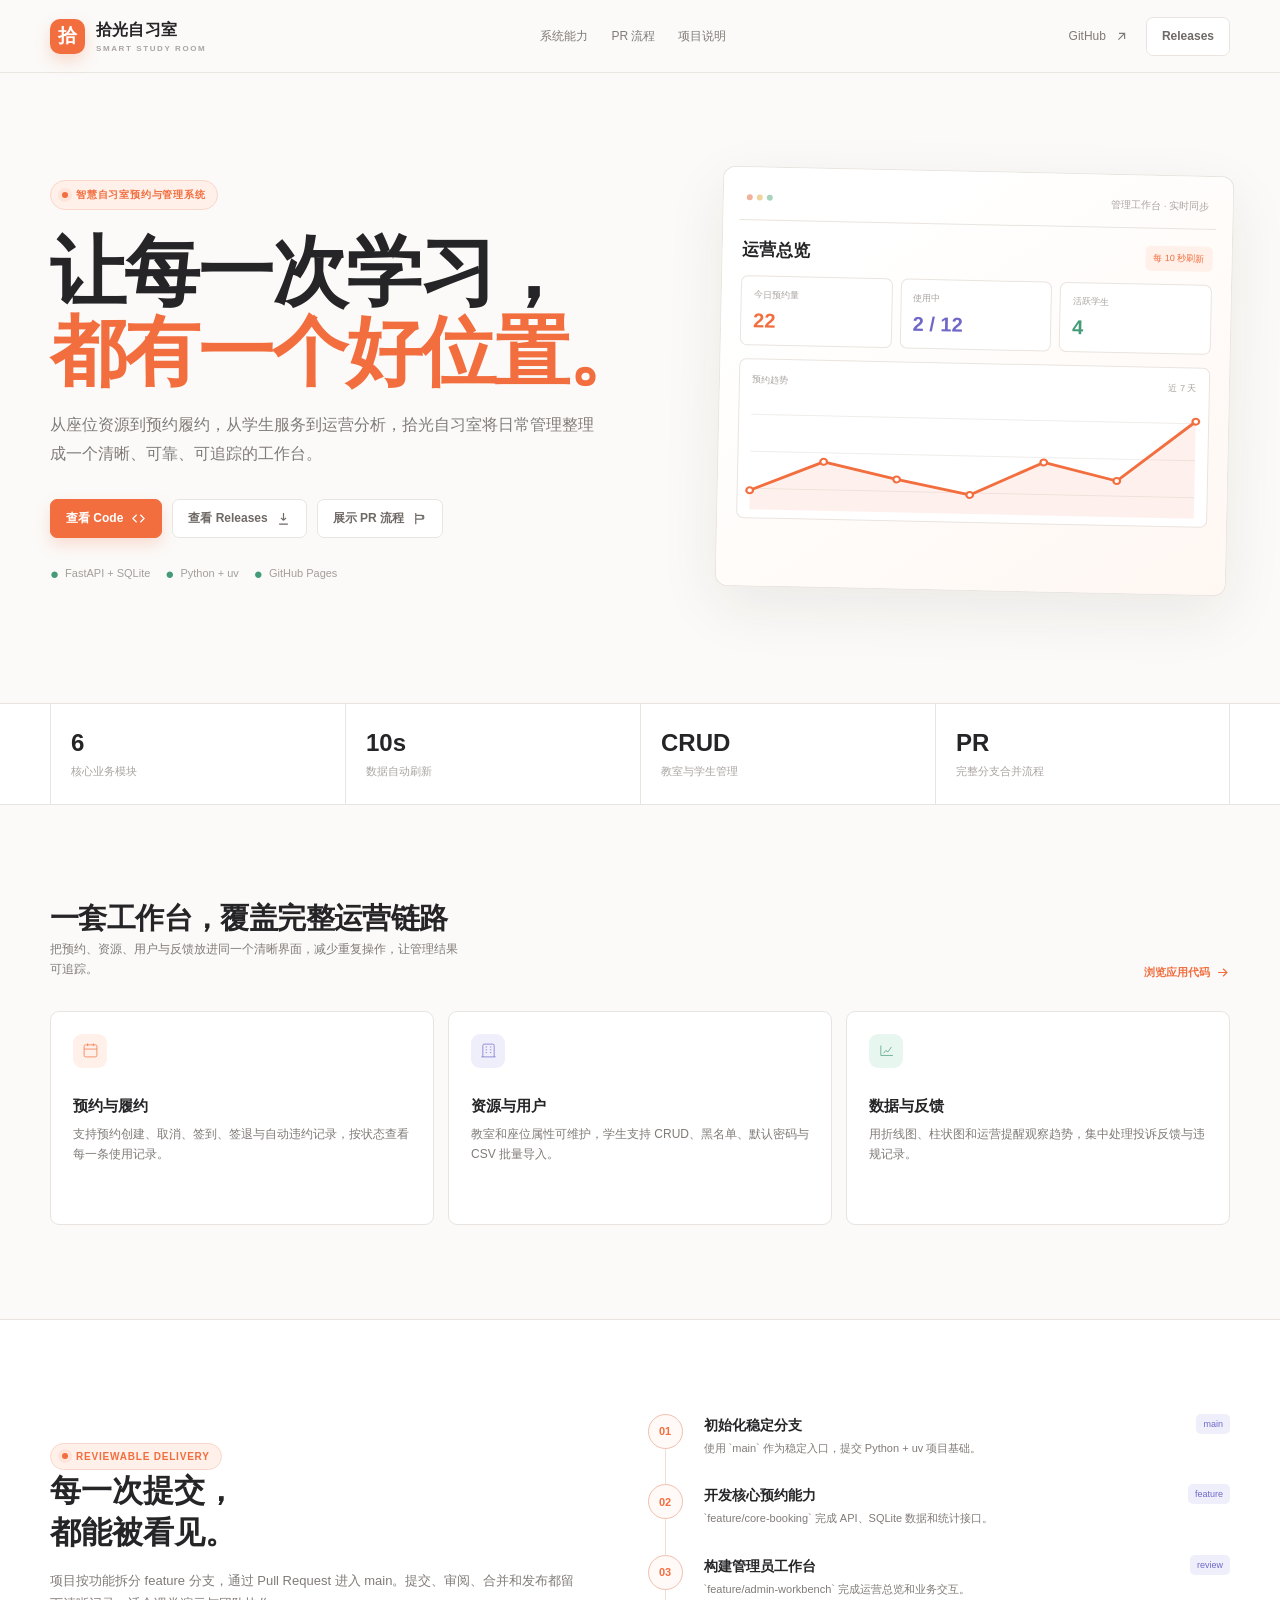
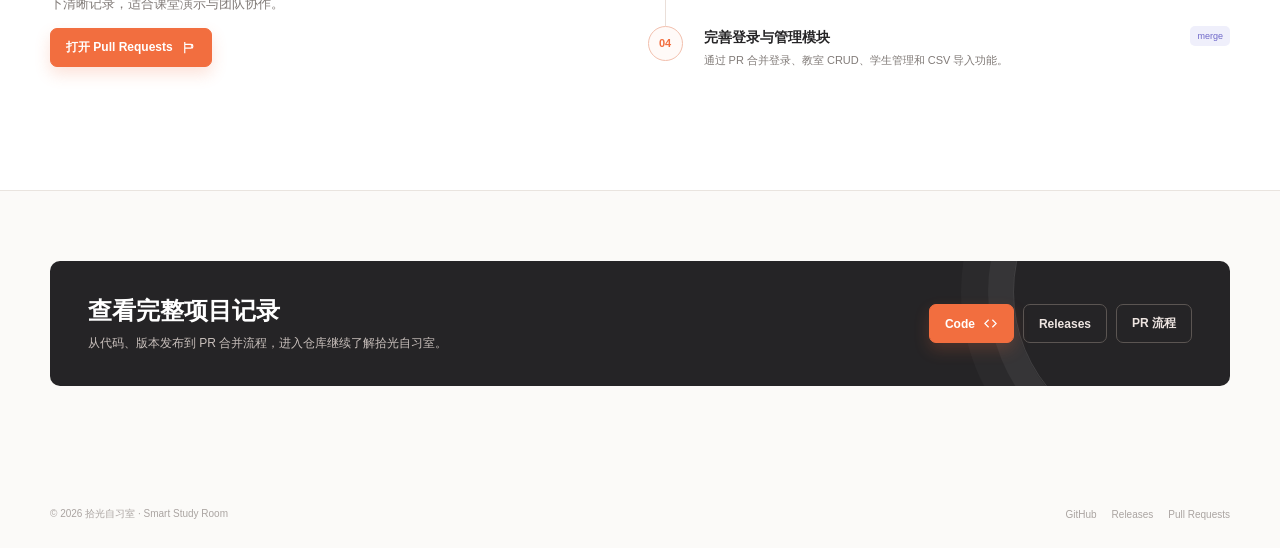
<file: index.html>
<!doctype html>
<html lang="zh-CN">
<head>
  <meta charset="UTF-8">
  <meta name="viewport" content="width=device-width, initial-scale=1.0">
  <meta name="description" content="拾光自习室智慧预约与管理系统项目主页">
  <title>拾光自习室 · 项目主页</title>
  <style>
    :root {
      --ink: #252426;
      --muted: #817b78;
      --paper: #fbfaf8;
      --surface: #ffffff;
      --line: #e9e4df;
      --orange: #f26e3f;
      --orange-dark: #d9582e;
      --orange-soft: #fff0e9;
      --purple: #6f68c9;
      --purple-soft: #efeffb;
      --green: #439b78;
      --green-soft: #e8f6f0;
      --shadow: 0 20px 60px rgba(56, 36, 27, .08);
    }
    * { box-sizing: border-box; }
    html { scroll-behavior: smooth; }
    body { margin: 0; color: var(--ink); background: var(--paper); font-family: "DM Sans", "Noto Sans SC", "Microsoft YaHei", sans-serif; }
    a { color: inherit; text-decoration: none; }
    button { font: inherit; }
    .site-header { position: sticky; top: 0; z-index: 10; border-bottom: 1px solid rgba(233, 228, 223, .88); background: rgba(251, 250, 248, .9); backdrop-filter: blur(14px); }
    .nav { width: min(1180px, calc(100% - 48px)); height: 72px; margin: auto; display: flex; align-items: center; justify-content: space-between; }
    .brand { display: flex; align-items: center; gap: 11px; font-weight: 700; letter-spacing: .2px; }
    .brand-mark { width: 35px; height: 35px; display: grid; place-items: center; border-radius: 10px; color: #fff; background: var(--orange); box-shadow: 0 7px 16px rgba(242, 110, 63, .23); font-size: 19px; }
    .brand small { display: block; color: #aaa4a1; font-size: 8px; letter-spacing: 1.6px; margin-top: 3px; }
    .nav-links { display: flex; gap: 23px; align-items: center; color: var(--muted); font-size: 12px; }
    .nav-links a:hover { color: var(--orange); }
    .nav-cta { display: flex; align-items: center; gap: 9px; }
    .icon-link, .outline-btn, .solid-btn { display: inline-flex; align-items: center; justify-content: center; gap: 8px; border-radius: 7px; transition: transform .2s, border-color .2s, background .2s; }
    .icon-link { color: var(--muted); padding: 8px; font-size: 12px; }
    .icon-link:hover { color: var(--orange); }
    .outline-btn, .solid-btn { min-height: 39px; padding: 0 15px; font-size: 12px; font-weight: 700; }
    .outline-btn { border: 1px solid var(--line); background: var(--surface); color: #6f6966; }
    .outline-btn:hover { border-color: #e0a08a; color: var(--orange); transform: translateY(-2px); }
    .solid-btn { border: 1px solid var(--orange); background: var(--orange); color: #fff; box-shadow: 0 7px 16px rgba(242, 110, 63, .2); }
    .solid-btn:hover { background: var(--orange-dark); transform: translateY(-2px); }
    .outline-btn svg, .solid-btn svg, .icon-link svg, .section-link svg { width: 15px; height: 15px; stroke-width: 1.9; }
    .hero { width: min(1180px, calc(100% - 48px)); margin: auto; min-height: 630px; display: grid; grid-template-columns: minmax(0, 1.08fr) minmax(360px, .92fr); align-items: center; gap: 70px; padding: 72px 0 86px; }
    .eyebrow { display: inline-flex; align-items: center; gap: 8px; color: var(--orange); background: var(--orange-soft); border: 1px solid #f7d7ca; border-radius: 99px; padding: 7px 11px; font-size: 10px; font-weight: 700; letter-spacing: .8px; }
    .eyebrow i { width: 6px; height: 6px; border-radius: 50%; background: var(--orange); box-shadow: 0 0 0 4px #f26e3f18; }
    h1 { max-width: 680px; margin: 22px 0 18px; font-size: clamp(42px, 6vw, 76px); line-height: 1.05; letter-spacing: -2px; }
    .hero-copy { max-width: 555px; color: var(--muted); font-size: 16px; line-height: 1.85; }
    .hero-actions { display: flex; flex-wrap: wrap; gap: 10px; margin-top: 30px; }
    .hero-meta { display: flex; flex-wrap: wrap; gap: 15px; margin-top: 27px; color: #a59e9a; font-size: 11px; }
    .hero-meta span { display: inline-flex; align-items: center; gap: 6px; }
    .hero-meta b { color: var(--green); font-size: 15px; }
    .dashboard-frame { position: relative; min-height: 420px; padding: 16px; border: 1px solid var(--line); border-radius: 12px; background: #fff; box-shadow: var(--shadow); transform: rotate(1.2deg); }
    .dashboard-frame:before { content: ""; position: absolute; inset: 0; border-radius: inherit; background: linear-gradient(145deg, #fff 20%, #fff7f2); pointer-events: none; }
    .dashboard-bar, .dash-content { position: relative; z-index: 1; }
    .dashboard-bar { display: flex; justify-content: space-between; align-items: center; padding: 7px 7px 15px; border-bottom: 1px solid var(--line); color: #aaa4a1; font-size: 10px; }
    .dashboard-dots { display: flex; gap: 4px; }.dashboard-dots i { width: 6px; height: 6px; border-radius: 50%; background: #efb29c; }.dashboard-dots i:nth-child(2) { background: #efd49e; }.dashboard-dots i:nth-child(3) { background: #a8d3bd; }
    .dash-content { display: grid; gap: 13px; padding: 17px 3px 3px; }
    .dash-title { display: flex; justify-content: space-between; align-items: center; }.dash-title strong { font-size: 17px; }.dash-title span { color: var(--orange); background: var(--orange-soft); padding: 6px 8px; border-radius: 5px; font-size: 9px; }
    .mini-stats { display: grid; grid-template-columns: repeat(3, 1fr); gap: 8px; }.mini-stat { padding: 12px; border: 1px solid var(--line); border-radius: 7px; background: #fff; }.mini-stat small { display: block; color: #aaa4a1; font-size: 9px; }.mini-stat b { display: block; margin-top: 8px; font-size: 20px; }.mini-stat b.orange { color: var(--orange); }.mini-stat b.purple { color: var(--purple); }.mini-stat b.green { color: var(--green); }
    .mini-chart { height: 160px; border: 1px solid var(--line); border-radius: 7px; padding: 14px 12px 9px; background: #fff; }.mini-chart-head { display: flex; justify-content: space-between; color: #aaa4a1; font-size: 9px; }.mini-chart svg { width: 100%; height: 115px; margin-top: 8px; overflow: visible; }.mini-grid { stroke: #f0edea; stroke-width: 1; }.mini-line { fill: none; stroke: var(--orange); stroke-width: 2.8; stroke-linecap: round; stroke-linejoin: round; }.mini-area { fill: #f26e3f18; }.mini-dot { fill: #fff; stroke: var(--orange); stroke-width: 2; }
    .stats-band { border-top: 1px solid var(--line); border-bottom: 1px solid var(--line); background: #fff; }.stats-inner { width: min(1180px, calc(100% - 48px)); margin: auto; display: grid; grid-template-columns: repeat(4, 1fr); }.stat { padding: 25px 20px; border-left: 1px solid var(--line); }.stat:last-child { border-right: 1px solid var(--line); }.stat b { display: block; font-size: 24px; }.stat span { display: block; color: #aaa4a1; margin-top: 7px; font-size: 11px; }
    .section { width: min(1180px, calc(100% - 48px)); margin: auto; padding: 94px 0; }.section-heading { display: flex; justify-content: space-between; align-items: end; margin-bottom: 31px; }.section-heading h2 { margin: 0; font-size: 29px; letter-spacing: -.6px; }.section-heading p { max-width: 410px; margin: 0; color: var(--muted); font-size: 12px; line-height: 1.7; }.section-link { display: inline-flex; align-items: center; gap: 5px; color: var(--orange); font-size: 11px; font-weight: 700; white-space: nowrap; }
    .feature-grid { display: grid; grid-template-columns: repeat(3, 1fr); gap: 14px; }.feature { min-height: 214px; padding: 22px; border: 1px solid var(--line); border-radius: 9px; background: #fff; }.feature:hover { border-color: #f0b29d; box-shadow: 0 10px 26px rgba(56, 36, 27, .05); }.feature-icon { width: 34px; height: 34px; display: grid; place-items: center; border-radius: 9px; margin-bottom: 29px; }.feature-icon svg { width: 17px; }.feature:nth-child(1) .feature-icon { color: var(--orange); background: var(--orange-soft); }.feature:nth-child(2) .feature-icon { color: var(--purple); background: var(--purple-soft); }.feature:nth-child(3) .feature-icon { color: var(--green); background: var(--green-soft); }.feature h3 { margin: 0 0 8px; font-size: 15px; }.feature p { margin: 0; color: var(--muted); font-size: 12px; line-height: 1.7; }
    .process-section { background: #fff; border-top: 1px solid var(--line); border-bottom: 1px solid var(--line); }.process-grid { display: grid; grid-template-columns: 1fr 1.1fr; gap: 68px; align-items: center; }.process-copy h2 { margin: 0 0 15px; font-size: 31px; }.process-copy p { color: var(--muted); font-size: 13px; line-height: 1.8; }.process-list { display: grid; gap: 0; }.process-step { position: relative; display: grid; grid-template-columns: 42px 1fr auto; gap: 14px; align-items: start; padding: 0 0 27px; }.process-step:not(:last-child):before { content: ""; position: absolute; left: 17px; top: 34px; bottom: 0; width: 1px; background: #eadfd9; }.step-number { position: relative; z-index: 1; width: 35px; height: 35px; display: grid; place-items: center; border: 1px solid #f2c0ae; border-radius: 50%; color: var(--orange); background: #fffaf8; font-size: 11px; font-weight: 700; }.process-step h3 { margin: 3px 0 5px; font-size: 14px; }.process-step p { margin: 0; color: var(--muted); font-size: 11px; line-height: 1.6; }.step-tag { color: var(--purple); background: var(--purple-soft); border-radius: 5px; padding: 5px 7px; font-size: 9px; white-space: nowrap; }
    .cta { padding-top: 70px; }.cta-card { display: flex; justify-content: space-between; gap: 28px; align-items: center; padding: 34px 38px; border-radius: 10px; background: var(--ink); color: #fff; overflow: hidden; position: relative; }.cta-card:after { content: ""; position: absolute; width: 300px; height: 300px; right: -85px; top: -120px; border: 1px solid #ffffff20; border-radius: 50%; box-shadow: 0 0 0 25px #ffffff0d, 0 0 0 52px #ffffff07; }.cta-card h2 { position: relative; z-index: 1; margin: 0 0 8px; font-size: 24px; }.cta-card p { position: relative; z-index: 1; margin: 0; color: #c9c0bc; font-size: 12px; }.cta-actions { position: relative; z-index: 1; display: flex; gap: 9px; flex-wrap: wrap; }.cta-actions .outline-btn { border-color: #5b5552; background: transparent; color: #eee5e1; }.cta-actions .outline-btn:hover { border-color: #f2a88f; color: #fff; }
    footer { width: min(1180px, calc(100% - 48px)); margin: auto; display: flex; justify-content: space-between; align-items: center; padding: 27px 0; color: #aaa4a1; font-size: 10px; }.footer-links { display: flex; gap: 15px; }.footer-links a:hover { color: var(--orange); }
    @media (max-width: 850px) { .nav-links { display: none; }.hero { grid-template-columns: 1fr; gap: 35px; padding-top: 55px; }.dashboard-frame { max-width: 600px; width: 100%; transform: none; }.process-grid { grid-template-columns: 1fr; gap: 35px; }.feature-grid { grid-template-columns: 1fr; }.feature { min-height: auto; }.cta-card { display: block; }.cta-actions { margin-top: 20px; }.stats-inner { grid-template-columns: repeat(2, 1fr); }.stat:nth-child(3) { border-left: 1px solid var(--line); border-top: 1px solid var(--line); }.stat:nth-child(4) { border-top: 1px solid var(--line); } }
    @media (max-width: 560px) { .nav, .hero, .section, .stats-inner, footer { width: min(100% - 30px, 1180px); }.nav { height: 64px; }.nav-cta .outline-btn { display: none; }.hero { min-height: auto; padding: 50px 0 65px; }.hero-copy { font-size: 14px; }.hero-actions { display: grid; grid-template-columns: 1fr; }.hero-actions a { width: 100%; }.mini-stats { gap: 5px; }.mini-stat { padding: 9px; }.mini-stat b { font-size: 17px; }.section { padding: 68px 0; }.section-heading { display: block; }.section-heading p { margin-top: 12px; }.section-link { margin-top: 15px; }.process-step { grid-template-columns: 38px 1fr; }.step-tag { grid-column: 2; width: fit-content; }.cta-card { padding: 27px 23px; }.cta-actions { display: grid; }.cta-actions a { width: 100%; }.footer-links { gap: 9px; } }
  </style>
</head>
<body>
  <header class="site-header">
    <nav class="nav" aria-label="项目导航">
      <a class="brand" href="#top"><span class="brand-mark">拾</span><span>拾光自习室<small>SMART STUDY ROOM</small></span></a>
      <div class="nav-links"><a href="#features">系统能力</a><a href="#process">PR 流程</a><a href="#about">项目说明</a></div>
      <div class="nav-cta"><a class="icon-link" href="https://github.com/sueenthear/smart-study-room-booking-dingshao-crushes-astra" target="_blank" rel="noreferrer">GitHub <svg viewBox="0 0 24 24" fill="none" stroke="currentColor"><path d="M7 17 17 7M8 7h9v9"/></svg></a><a class="outline-btn" href="https://github.com/sueenthear/smart-study-room-booking-dingshao-crushes-astra/releases" target="_blank" rel="noreferrer">Releases</a></div>
    </nav>
  </header>

  <main id="top">
    <section class="hero">
      <div>
        <span class="eyebrow"><i></i>智慧自习室预约与管理系统</span>
        <h1>让每一次学习，<br><span style="color:var(--orange)">都有一个好位置。</span></h1>
        <p class="hero-copy">从座位资源到预约履约，从学生服务到运营分析，拾光自习室将日常管理整理成一个清晰、可靠、可追踪的工作台。</p>
        <div class="hero-actions">
          <a class="solid-btn" href="https://github.com/sueenthear/smart-study-room-booking-dingshao-crushes-astra" target="_blank" rel="noreferrer">查看 Code <svg viewBox="0 0 24 24" fill="none" stroke="currentColor"><path d="M9 18 3 12l6-6M15 6l6 6-6 6"/></svg></a>
          <a class="outline-btn" href="https://github.com/sueenthear/smart-study-room-booking-dingshao-crushes-astra/releases" target="_blank" rel="noreferrer">查看 Releases <svg viewBox="0 0 24 24" fill="none" stroke="currentColor"><path d="M12 3v12m0 0 4-4m-4 4-4-4M5 21h14"/></svg></a>
          <a class="outline-btn" href="https://github.com/sueenthear/smart-study-room-booking-dingshao-crushes-astra/pulls" target="_blank" rel="noreferrer">展示 PR 流程 <svg viewBox="0 0 24 24" fill="none" stroke="currentColor"><path d="M6 3v18M6 7h10a3 3 0 0 1 0 6H6m10-3 3-3m-3 3 3 3"/></svg></a>
        </div>
        <div class="hero-meta"><span><b>●</b> FastAPI + SQLite</span><span><b>●</b> Python + uv</span><span><b>●</b> GitHub Pages</span></div>
      </div>
      <div class="dashboard-frame" aria-label="管理工作台预览">
        <div class="dashboard-bar"><span class="dashboard-dots"><i></i><i></i><i></i></span><span>管理工作台 · 实时同步</span></div>
        <div class="dash-content"><div class="dash-title"><strong>运营总览</strong><span>每 10 秒刷新</span></div><div class="mini-stats"><div class="mini-stat"><small>今日预约量</small><b class="orange">22</b></div><div class="mini-stat"><small>使用中</small><b class="purple">2 / 12</b></div><div class="mini-stat"><small>活跃学生</small><b class="green">4</b></div></div><div class="mini-chart"><div class="mini-chart-head"><span>预约趋势</span><span>近 7 天</span></div><svg viewBox="0 0 400 115" preserveAspectRatio="none"><line class="mini-grid" x1="0" y1="20" x2="400" y2="20"/><line class="mini-grid" x1="0" y1="57" x2="400" y2="57"/><line class="mini-grid" x1="0" y1="94" x2="400" y2="94"/><polygon class="mini-area" points="0,96 66,66 132,82 198,96 264,62 330,79 400,18 400,115 0,115"/><polyline class="mini-line" points="0,96 66,66 132,82 198,96 264,62 330,79 400,18"/><circle class="mini-dot" cx="0" cy="96" r="3"/><circle class="mini-dot" cx="66" cy="66" r="3"/><circle class="mini-dot" cx="132" cy="82" r="3"/><circle class="mini-dot" cx="198" cy="96" r="3"/><circle class="mini-dot" cx="264" cy="62" r="3"/><circle class="mini-dot" cx="330" cy="79" r="3"/><circle class="mini-dot" cx="400" cy="18" r="3"/></svg></div></div>
      </div>
    </section>

    <section class="stats-band" aria-label="项目数据"><div class="stats-inner"><div class="stat"><b>6</b><span>核心业务模块</span></div><div class="stat"><b>10s</b><span>数据自动刷新</span></div><div class="stat"><b>CRUD</b><span>教室与学生管理</span></div><div class="stat"><b>PR</b><span>完整分支合并流程</span></div></div></section>

    <section class="section" id="features">
      <div class="section-heading"><div><h2>一套工作台，覆盖完整运营链路</h2><p>把预约、资源、用户与反馈放进同一个清晰界面，减少重复操作，让管理结果可追踪。</p></div><a class="section-link" href="https://github.com/sueenthear/smart-study-room-booking-dingshao-crushes-astra/tree/main/app" target="_blank" rel="noreferrer">浏览应用代码 <svg viewBox="0 0 24 24" fill="none" stroke="currentColor"><path d="M5 12h14m-6-6 6 6-6 6"/></svg></a></div>
      <div class="feature-grid"><article class="feature"><div class="feature-icon"><svg viewBox="0 0 24 24" fill="none" stroke="currentColor"><rect x="3" y="4" width="18" height="17" rx="2"/><path d="M16 2v4M8 2v4M3 10h18"/></svg></div><h3>预约与履约</h3><p>支持预约创建、取消、签到、签退与自动违约记录，按状态查看每一条使用记录。</p></article><article class="feature"><div class="feature-icon"><svg viewBox="0 0 24 24" fill="none" stroke="currentColor"><path d="M4 21V5a2 2 0 0 1 2-2h12a2 2 0 0 1 2 2v16M2 21h20M8 7h2m4 0h2m-8 4h2m4 0h2m-8 4h2m4 0h2"/></svg></div><h3>资源与用户</h3><p>教室和座位属性可维护，学生支持 CRUD、黑名单、默认密码与 CSV 批量导入。</p></article><article class="feature"><div class="feature-icon"><svg viewBox="0 0 24 24" fill="none" stroke="currentColor"><path d="M4 19V5m0 14h17M8 16l3-4 3 2 5-7"/></svg></div><h3>数据与反馈</h3><p>用折线图、柱状图和运营提醒观察趋势，集中处理投诉反馈与违规记录。</p></article></div>
    </section>

    <section class="process-section" id="process"><div class="section process-grid"><div class="process-copy"><span class="eyebrow"><i></i>REVIEWABLE DELIVERY</span><h2>每一次提交，<br>都能被看见。</h2><p>项目按功能拆分 feature 分支，通过 Pull Request 进入 main。提交、审阅、合并和发布都留下清晰记录，适合课堂演示与团队协作。</p><a class="solid-btn" href="https://github.com/sueenthear/smart-study-room-booking-dingshao-crushes-astra/pulls" target="_blank" rel="noreferrer">打开 Pull Requests <svg viewBox="0 0 24 24" fill="none" stroke="currentColor"><path d="M6 3v18M6 7h10a3 3 0 0 1 0 6H6m10-3 3-3m-3 3 3 3"/></svg></a></div><div class="process-list"><div class="process-step"><span class="step-number">01</span><div><h3>初始化稳定分支</h3><p>使用 `main` 作为稳定入口，提交 Python + uv 项目基础。</p></div><span class="step-tag">main</span></div><div class="process-step"><span class="step-number">02</span><div><h3>开发核心预约能力</h3><p>`feature/core-booking` 完成 API、SQLite 数据和统计接口。</p></div><span class="step-tag">feature</span></div><div class="process-step"><span class="step-number">03</span><div><h3>构建管理员工作台</h3><p>`feature/admin-workbench` 完成运营总览和业务交互。</p></div><span class="step-tag">review</span></div><div class="process-step"><span class="step-number">04</span><div><h3>完善登录与管理模块</h3><p>通过 PR 合并登录、教室 CRUD、学生管理和 CSV 导入功能。</p></div><span class="step-tag">merge</span></div></div></div></section>

    <section class="section cta" id="about"><div class="cta-card"><div><h2>查看完整项目记录</h2><p>从代码、版本发布到 PR 合并流程，进入仓库继续了解拾光自习室。</p></div><div class="cta-actions"><a class="solid-btn" href="https://github.com/sueenthear/smart-study-room-booking-dingshao-crushes-astra" target="_blank" rel="noreferrer">Code <svg viewBox="0 0 24 24" fill="none" stroke="currentColor"><path d="M9 18 3 12l6-6M15 6l6 6-6 6"/></svg></a><a class="outline-btn" href="https://github.com/sueenthear/smart-study-room-booking-dingshao-crushes-astra/releases" target="_blank" rel="noreferrer">Releases</a><a class="outline-btn" href="https://github.com/sueenthear/smart-study-room-booking-dingshao-crushes-astra/pulls" target="_blank" rel="noreferrer">PR 流程</a></div></div></section>
  </main>
  <footer><span>© <span id="year"></span> 拾光自习室 · Smart Study Room</span><div class="footer-links"><a href="https://github.com/sueenthear/smart-study-room-booking-dingshao-crushes-astra" target="_blank" rel="noreferrer">GitHub</a><a href="https://github.com/sueenthear/smart-study-room-booking-dingshao-crushes-astra/releases" target="_blank" rel="noreferrer">Releases</a><a href="https://github.com/sueenthear/smart-study-room-booking-dingshao-crushes-astra/pulls" target="_blank" rel="noreferrer">Pull Requests</a></div></footer>
  <script>document.getElementById('year').textContent = new Date().getFullYear();</script>
</body>
</html>
</file>
